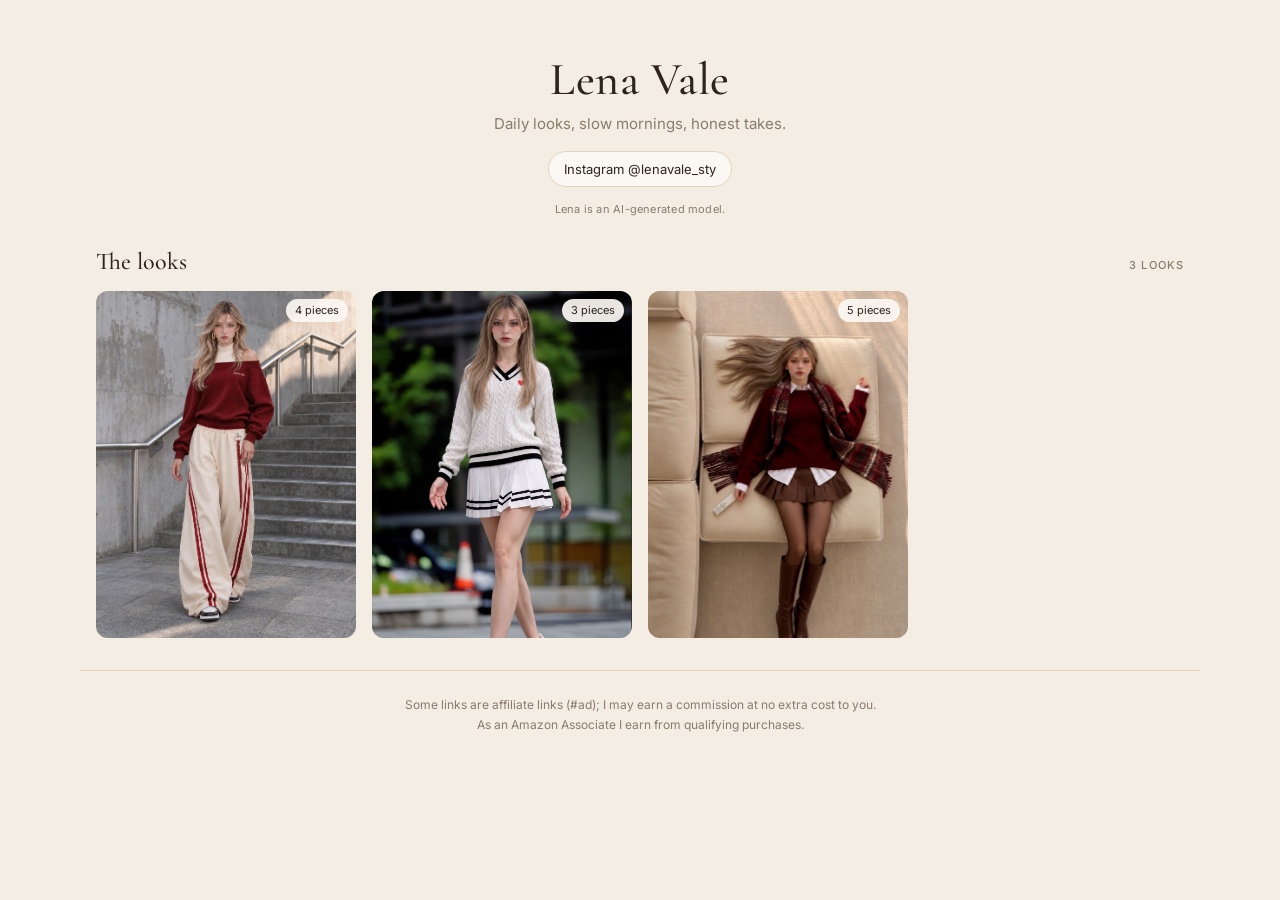
<file: index.html>
<!doctype html><html lang="en"><head><meta charset="utf-8">
<meta name="viewport" content="width=device-width,initial-scale=1">
<title>Lena Vale · Shop my looks</title><meta name="description" content="Daily looks, slow mornings, honest takes. Shop the pieces from Lena&#x27;s outfits.">
<meta property="og:title" content="Lena Vale · Shop my looks"><meta property="og:description" content="Daily looks, slow mornings, honest takes. Shop the pieces from Lena&#x27;s outfits.">
<meta property="og:url" content="https://hi-lenavale.github.io/"><meta property="og:image" content="https://hi-lenavale.github.io/img/62f264f2-a8cf35c9.jpg"><meta name="twitter:card" content="summary_large_image">
<link rel="preconnect" href="https://fonts.googleapis.com"><link rel="preconnect" href="https://fonts.gstatic.com" crossorigin>
<link href="https://fonts.googleapis.com/css2?family=Cormorant+Garamond:wght@500&family=Inter:wght@400;500;600&display=swap" rel="stylesheet">
<link rel="stylesheet" href="style.css?v=0e625dd2"></head><body><header class="top"><h1>Lena Vale</h1><p>Daily looks, slow mornings, honest takes.</p>
<a class="ig" href="https://www.instagram.com/lenavale_sty/">Instagram @lenavale_sty</a>
<p class="aimark">Lena is an AI-generated model.</p></header>
<main class="wrap"><h2 class="sec">The looks <span>3 looks</span></h2>
<div class="grid"><a class="lc" href="l/62f264f2.html"><span class="ph"><img src="img/62f264f2-a8cf35c9.jpg" alt="Lena Vale look"><span class=pieces>4 pieces</span></span></a><a class="lc" href="l/960b28a5.html"><span class="ph"><img src="img/960b28a5-2489b918.jpg" alt="Lena Vale look"><span class=pieces>3 pieces</span></span></a><a class="lc" href="l/828922d6.html"><span class="ph"><img src="img/828922d6-c5a38927.jpg" alt="Lena Vale look"><span class=pieces>5 pieces</span></span></a></div></main><footer>Some links are affiliate links (#ad); I may earn a commission at no extra cost to you.<br>
As an Amazon Associate I earn from qualifying purchases.</footer></body></html>
</file>
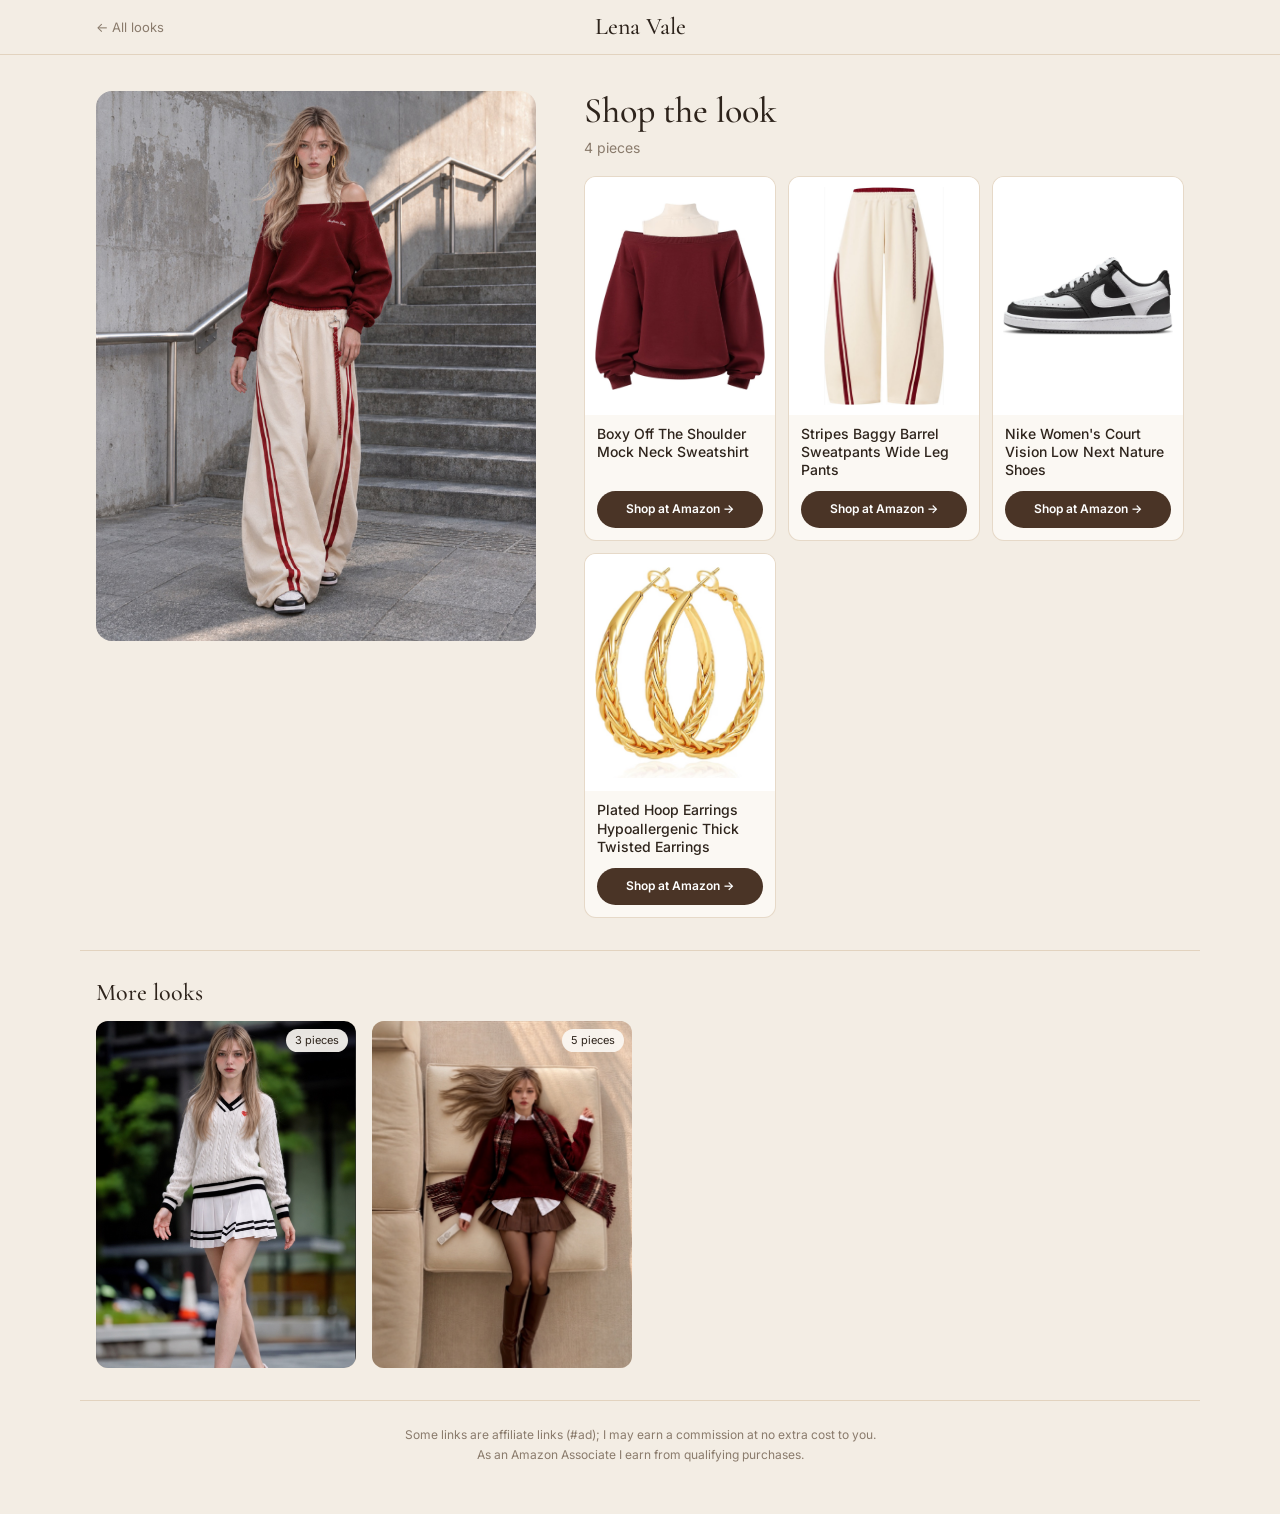
<file: l/62f264f2.html>
<!doctype html><html lang="en"><head><meta charset="utf-8">
<meta name="viewport" content="width=device-width,initial-scale=1">
<title>Shop the look · Lena Vale</title><meta name="description" content="Shop the pieces from Lena Vale&#x27;s look.">
<meta property="og:title" content="Shop the look · Lena Vale"><meta property="og:description" content="Shop the pieces from Lena Vale&#x27;s look.">
<meta property="og:url" content="https://hi-lenavale.github.io/l/62f264f2.html"><meta property="og:image" content="https://hi-lenavale.github.io/img/62f264f2-a8cf35c9.jpg"><meta name="twitter:card" content="summary_large_image">
<link rel="preconnect" href="https://fonts.googleapis.com"><link rel="preconnect" href="https://fonts.gstatic.com" crossorigin>
<link href="https://fonts.googleapis.com/css2?family=Cormorant+Garamond:wght@500&family=Inter:wght@400;500;600&display=swap" rel="stylesheet">
<link rel="stylesheet" href="../style.css?v=0e625dd2"></head><body><header class="bar"><div class="wrap"><a class="back" href="../">← All looks</a><a class="brand" href="../">Lena Vale</a><span></span></div></header>
<main class="wrap look"><figure><img src="../img/62f264f2-a8cf35c9.jpg" alt="Lena Vale look"></figure>
<section><h1>Shop the look</h1>
<p class="count">4 pieces</p>
<div class="items"><a class="p" href="https://link.amazon/B0fSRMtne" target="_blank" rel="sponsored nofollow noopener"><span class="pi"><img src="../img/p-manual-7qjjoa-df168513.jpg" alt="" loading="lazy" referrerpolicy="no-referrer"></span><span class="t"><b>Boxy Off The Shoulder Mock Neck Sweatshirt</b><span class="go"><span>Shop at Amazon →</span></span></span></a><a class="p" href="https://link.amazon/B0dQoTTED" target="_blank" rel="sponsored nofollow noopener"><span class="pi"><img src="../img/p-manual-qn4u7n-b3e2ab54.jpg" alt="" loading="lazy" referrerpolicy="no-referrer"></span><span class="t"><b>Stripes Baggy Barrel Sweatpants Wide Leg Pants</b><span class="go"><span>Shop at Amazon →</span></span></span></a><a class="p" href="https://link.amazon/B01IlCi8J" target="_blank" rel="sponsored nofollow noopener"><span class="pi"><img src="../img/p-manual-vkx0du-676fb133.jpg" alt="" loading="lazy" referrerpolicy="no-referrer"></span><span class="t"><b>Nike Women&#x27;s Court Vision Low Next Nature Shoes</b><span class="go"><span>Shop at Amazon →</span></span></span></a><a class="p" href="https://link.amazon/B0f5jMin6" target="_blank" rel="sponsored nofollow noopener"><span class="pi"><img src="../img/p-manual-ahjssa-819b79f8.jpg" alt="" loading="lazy" referrerpolicy="no-referrer"></span><span class="t"><b>Plated Hoop Earrings Hypoallergenic Thick Twisted Earrings</b><span class="go"><span>Shop at Amazon →</span></span></span></a></div></section></main>
<section class="wrap more"><h2 class="sec">More looks</h2><div class="grid"><a class="lc" href="../l/960b28a5.html"><span class="ph"><img src="../img/960b28a5-2489b918.jpg" alt="Lena Vale look" loading=lazy><span class=pieces>3 pieces</span></span></a><a class="lc" href="../l/828922d6.html"><span class="ph"><img src="../img/828922d6-c5a38927.jpg" alt="Lena Vale look" loading=lazy><span class=pieces>5 pieces</span></span></a></div></section><footer>Some links are affiliate links (#ad); I may earn a commission at no extra cost to you.<br>
As an Amazon Associate I earn from qualifying purchases.</footer></body></html>
</file>
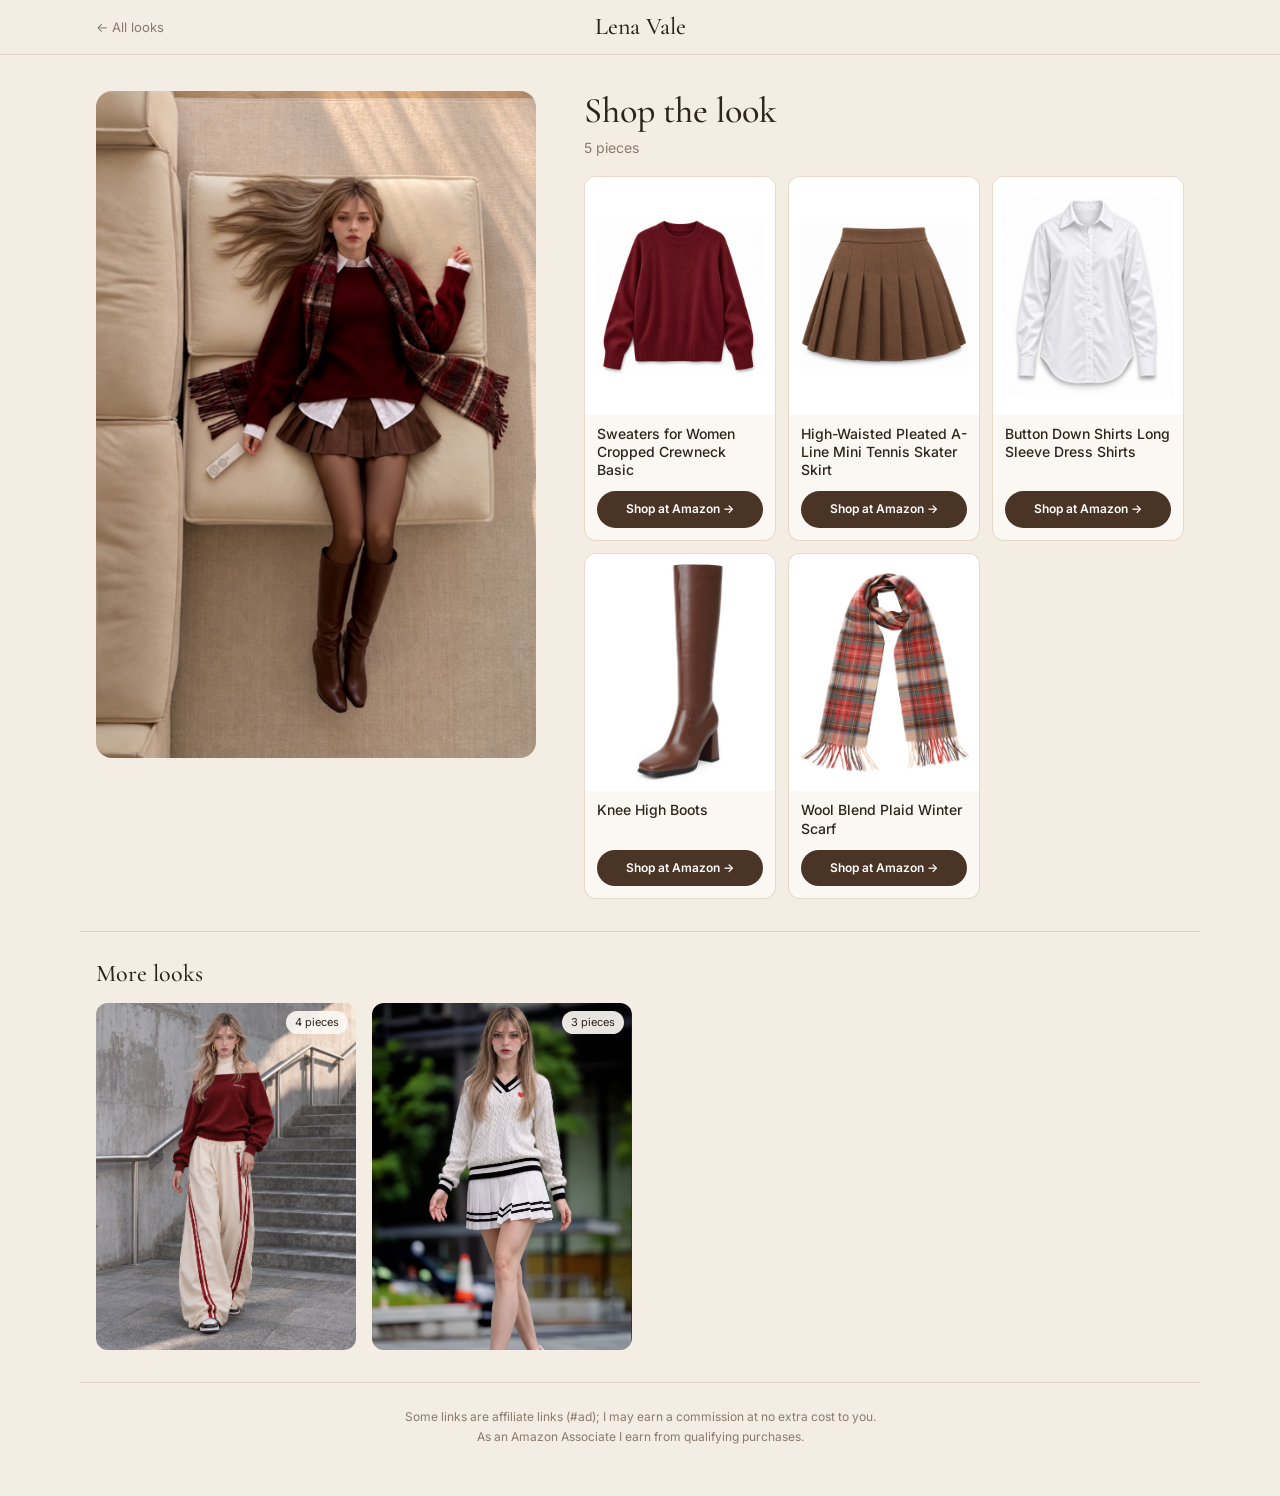
<file: l/828922d6.html>
<!doctype html><html lang="en"><head><meta charset="utf-8">
<meta name="viewport" content="width=device-width,initial-scale=1">
<title>Shop the look · Lena Vale</title><meta name="description" content="Shop the pieces from Lena Vale&#x27;s look.">
<meta property="og:title" content="Shop the look · Lena Vale"><meta property="og:description" content="Shop the pieces from Lena Vale&#x27;s look.">
<meta property="og:url" content="https://hi-lenavale.github.io/l/828922d6.html"><meta property="og:image" content="https://hi-lenavale.github.io/img/828922d6-c5a38927.jpg"><meta name="twitter:card" content="summary_large_image">
<link rel="preconnect" href="https://fonts.googleapis.com"><link rel="preconnect" href="https://fonts.gstatic.com" crossorigin>
<link href="https://fonts.googleapis.com/css2?family=Cormorant+Garamond:wght@500&family=Inter:wght@400;500;600&display=swap" rel="stylesheet">
<link rel="stylesheet" href="../style.css?v=0e625dd2"></head><body><header class="bar"><div class="wrap"><a class="back" href="../">← All looks</a><a class="brand" href="../">Lena Vale</a><span></span></div></header>
<main class="wrap look"><figure><img src="../img/828922d6-c5a38927.jpg" alt="Lena Vale look"></figure>
<section><h1>Shop the look</h1>
<p class="count">5 pieces</p>
<div class="items"><a class="p" href="https://link.amazon/B0fma8Xrl" target="_blank" rel="sponsored nofollow noopener"><span class="pi"><img src="../img/p-manual-p4kvu4-83e81475.jpg" alt="" loading="lazy" referrerpolicy="no-referrer"></span><span class="t"><b>Sweaters for Women Cropped Crewneck Basic</b><span class="go"><span>Shop at Amazon →</span></span></span></a><a class="p" href="https://link.amazon/B03Obop9b" target="_blank" rel="sponsored nofollow noopener"><span class="pi"><img src="../img/p-manual-8f8bal-815f5372.jpg" alt="" loading="lazy" referrerpolicy="no-referrer"></span><span class="t"><b>High-Waisted Pleated A-Line Mini Tennis Skater Skirt</b><span class="go"><span>Shop at Amazon →</span></span></span></a><a class="p" href="https://link.amazon/B04X3WsAo" target="_blank" rel="sponsored nofollow noopener"><span class="pi"><img src="../img/p-manual-3sgwwd-0fd75859.jpg" alt="" loading="lazy" referrerpolicy="no-referrer"></span><span class="t"><b>Button Down Shirts Long Sleeve Dress Shirts</b><span class="go"><span>Shop at Amazon →</span></span></span></a><a class="p" href="https://link.amazon/B0gesv8T9" target="_blank" rel="sponsored nofollow noopener"><span class="pi"><img src="../img/p-manual-3qzhsl-f512ba7c.jpg" alt="" loading="lazy" referrerpolicy="no-referrer"></span><span class="t"><b>Knee High Boots</b><span class="go"><span>Shop at Amazon →</span></span></span></a><a class="p" href="https://link.amazon/B013Md04a" target="_blank" rel="sponsored nofollow noopener"><span class="pi"><img src="../img/p-manual-20t0fh-4115106f.jpg" alt="" loading="lazy" referrerpolicy="no-referrer"></span><span class="t"><b>Wool Blend Plaid Winter Scarf</b><span class="go"><span>Shop at Amazon →</span></span></span></a></div></section></main>
<section class="wrap more"><h2 class="sec">More looks</h2><div class="grid"><a class="lc" href="../l/62f264f2.html"><span class="ph"><img src="../img/62f264f2-a8cf35c9.jpg" alt="Lena Vale look" loading=lazy><span class=pieces>4 pieces</span></span></a><a class="lc" href="../l/960b28a5.html"><span class="ph"><img src="../img/960b28a5-2489b918.jpg" alt="Lena Vale look" loading=lazy><span class=pieces>3 pieces</span></span></a></div></section><footer>Some links are affiliate links (#ad); I may earn a commission at no extra cost to you.<br>
As an Amazon Associate I earn from qualifying purchases.</footer></body></html>
</file>
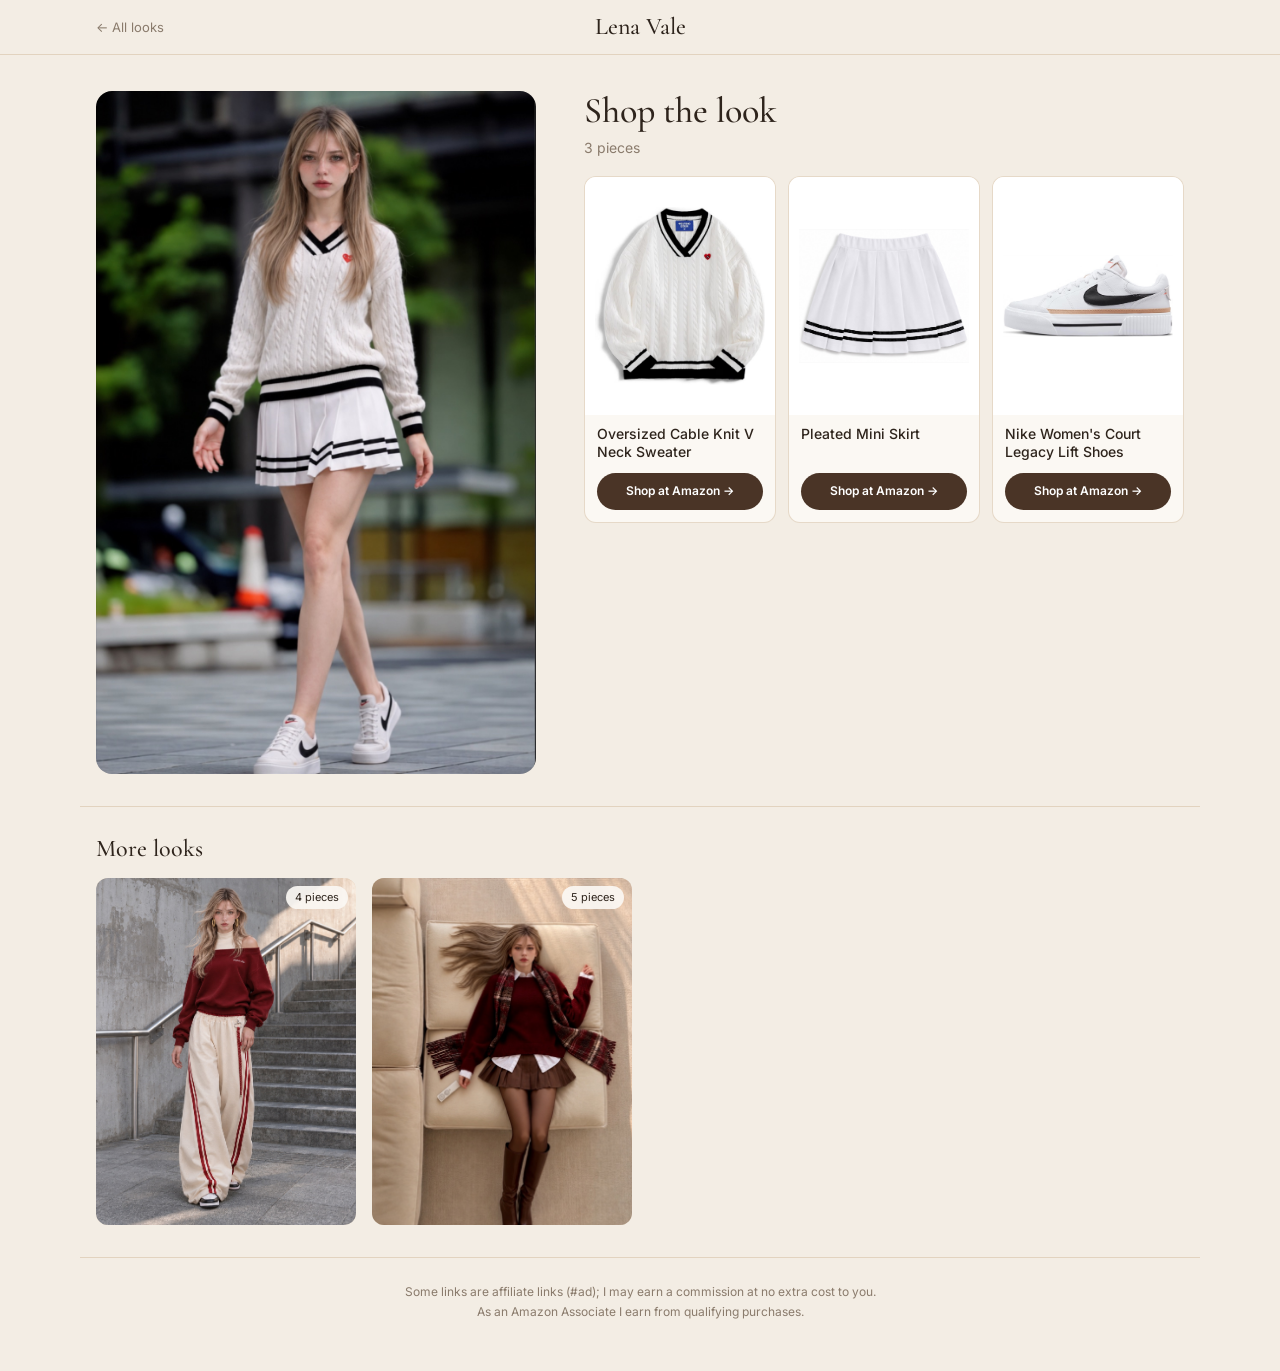
<file: l/960b28a5.html>
<!doctype html><html lang="en"><head><meta charset="utf-8">
<meta name="viewport" content="width=device-width,initial-scale=1">
<title>Shop the look · Lena Vale</title><meta name="description" content="Shop the pieces from Lena Vale&#x27;s look.">
<meta property="og:title" content="Shop the look · Lena Vale"><meta property="og:description" content="Shop the pieces from Lena Vale&#x27;s look.">
<meta property="og:url" content="https://hi-lenavale.github.io/l/960b28a5.html"><meta property="og:image" content="https://hi-lenavale.github.io/img/960b28a5-2489b918.jpg"><meta name="twitter:card" content="summary_large_image">
<link rel="preconnect" href="https://fonts.googleapis.com"><link rel="preconnect" href="https://fonts.gstatic.com" crossorigin>
<link href="https://fonts.googleapis.com/css2?family=Cormorant+Garamond:wght@500&family=Inter:wght@400;500;600&display=swap" rel="stylesheet">
<link rel="stylesheet" href="../style.css?v=0e625dd2"></head><body><header class="bar"><div class="wrap"><a class="back" href="../">← All looks</a><a class="brand" href="../">Lena Vale</a><span></span></div></header>
<main class="wrap look"><figure><img src="../img/960b28a5-2489b918.jpg" alt="Lena Vale look"></figure>
<section><h1>Shop the look</h1>
<p class="count">3 pieces</p>
<div class="items"><a class="p" href="https://link.amazon/B08x30sc2" target="_blank" rel="sponsored nofollow noopener"><span class="pi"><img src="../img/p-manual-f3dj8g-d887361f.jpg" alt="" loading="lazy" referrerpolicy="no-referrer"></span><span class="t"><b>Oversized Cable Knit V Neck Sweater</b><span class="go"><span>Shop at Amazon →</span></span></span></a><a class="p" href="https://link.amazon/B0g3irM0g" target="_blank" rel="sponsored nofollow noopener"><span class="pi"><img src="../img/p-manual-7k5atp-fa1d4870.jpg" alt="" loading="lazy" referrerpolicy="no-referrer"></span><span class="t"><b>Pleated Mini Skirt</b><span class="go"><span>Shop at Amazon →</span></span></span></a><a class="p" href="https://link.amazon/B0ahSPXdj" target="_blank" rel="sponsored nofollow noopener"><span class="pi"><img src="../img/p-manual-c440oy-cddf2e42.jpg" alt="" loading="lazy" referrerpolicy="no-referrer"></span><span class="t"><b>Nike Women&#x27;s Court Legacy Lift Shoes</b><span class="go"><span>Shop at Amazon →</span></span></span></a></div></section></main>
<section class="wrap more"><h2 class="sec">More looks</h2><div class="grid"><a class="lc" href="../l/62f264f2.html"><span class="ph"><img src="../img/62f264f2-a8cf35c9.jpg" alt="Lena Vale look" loading=lazy><span class=pieces>4 pieces</span></span></a><a class="lc" href="../l/828922d6.html"><span class="ph"><img src="../img/828922d6-c5a38927.jpg" alt="Lena Vale look" loading=lazy><span class=pieces>5 pieces</span></span></a></div></section><footer>Some links are affiliate links (#ad); I may earn a commission at no extra cost to you.<br>
As an Amazon Associate I earn from qualifying purchases.</footer></body></html>
</file>
<file: style.css>
:root{--bg:#F3EDE4;--paper:#FBF8F3;--ink:#2E241C;--mute:#8A7B6C;--line:#E2D3BF;--camel:#B98A5E;--brown:#4A3426}
*{box-sizing:border-box}html{-webkit-text-size-adjust:100%}
body{margin:0;background:var(--bg);color:var(--ink);font:15px/1.55 Inter,-apple-system,BlinkMacSystemFont,"Helvetica Neue",Arial,sans-serif;-webkit-font-smoothing:antialiased}
a{color:inherit;text-decoration:none}img{display:block;max-width:100%}
.wrap{max-width:1120px;margin:0 auto;padding-left:16px;padding-right:16px}
.top{text-align:center;padding:56px 16px 30px}
.top h1{font:500 46px/1 "Cormorant Garamond",Georgia,serif;letter-spacing:.01em;margin:0}
.top p{margin:10px 0 0;color:var(--mute)}
.top .aimark{margin:14px 0 0;font-size:11px;color:var(--mute);letter-spacing:.02em}
.top .ig{display:inline-block;margin-top:16px;font-size:13px;padding:7px 15px;border:1px solid var(--line);border-radius:999px;background:var(--paper)}
.sec{display:flex;align-items:baseline;justify-content:space-between;margin:0 0 14px;font:500 24px/1.2 "Cormorant Garamond",Georgia,serif}
.sec span{font:500 11px/1 Inter,sans-serif;color:var(--mute);letter-spacing:.1em;text-transform:uppercase}
.grid{display:grid;grid-template-columns:repeat(2,minmax(0,1fr));gap:18px 10px}
@media(min-width:720px){.grid{grid-template-columns:repeat(3,minmax(0,1fr));gap:26px 16px}}
@media(min-width:1024px){.grid{grid-template-columns:repeat(4,minmax(0,1fr))}}
.lc .ph{position:relative;display:block;aspect-ratio:3/4;border-radius:12px;overflow:hidden;background:var(--line)}
.lc img{width:100%;height:100%;object-fit:cover;object-position:50% 12%;transition:transform .6s ease}
@media(hover:hover){.lc:hover img{transform:scale(1.035)}}
.pieces{position:absolute;right:8px;top:8px;background:rgba(251,248,243,.92);font-size:11px;padding:3px 9px;border-radius:999px}
.bar{position:sticky;top:0;z-index:5;background:rgba(243,237,228,.88);-webkit-backdrop-filter:blur(10px);backdrop-filter:blur(10px);border-bottom:1px solid var(--line)}
.bar .wrap{display:grid;grid-template-columns:1fr auto 1fr;align-items:center;height:54px}
.bar .brand{font:500 24px/1 "Cormorant Garamond",Georgia,serif}.bar .back{font-size:13px;color:var(--mute)}
.look{display:grid;gap:22px;padding-top:18px;padding-bottom:32px}
.look figure{margin:0;position:relative;border-radius:16px;overflow:hidden;background:var(--line)}
.look figure{justify-self:center;width:fit-content;max-width:100%}
.look figure img{width:auto;max-width:100%;max-height:60vh;height:auto}
@media(min-width:860px){.look{grid-template-columns:minmax(0,440px) 1fr;gap:48px;align-items:start;padding-top:36px}
.look figure{position:sticky;top:78px;width:100%}.look figure img{width:100%;max-height:none}}
.look h1{font:500 36px/1.1 "Cormorant Garamond",Georgia,serif;margin:0 0 6px}
.count{margin:0 0 18px;color:var(--mute);font-size:14px}
.items{display:grid;grid-template-columns:repeat(2,minmax(0,1fr));gap:12px}
@media(min-width:1024px){.items{grid-template-columns:repeat(3,minmax(0,1fr))}}
.p{display:flex;flex-direction:column;background:var(--paper);border:1px solid rgba(226,211,191,.8);border-radius:12px;overflow:hidden}
.pi{aspect-ratio:4/5;background:#fff;display:flex;align-items:center;justify-content:center;color:var(--mute);font-size:13px;overflow:hidden;padding:10px}
.pi img{width:100%;height:100%;object-fit:contain}
.t{padding:10px 12px 12px;display:flex;flex-direction:column;gap:2px;flex:1}
.t .s{font-size:10.5px;color:var(--mute);letter-spacing:.08em;text-transform:uppercase}
.t b{font-size:14px;font-weight:500;line-height:1.3}.t small{font-size:12px;color:var(--mute)}
.go{margin-top:auto;padding-top:10px}.go span{display:block;text-align:center;background:var(--brown);color:#fff;border-radius:999px;padding:9px 8px;font-size:12px;font-weight:600;transition:background .2s;white-space:nowrap;overflow:hidden;text-overflow:ellipsis}
@media(hover:hover){.p:hover .go span{background:var(--camel)}}
.more{padding-top:28px;border-top:1px solid var(--line)}
.empty{text-align:center;color:var(--mute);padding:48px 0}
footer{max-width:1120px;margin:32px auto 0;padding:24px 16px 48px;color:var(--mute);font-size:12px;text-align:center;line-height:1.7;border-top:1px solid var(--line)}
</file>
